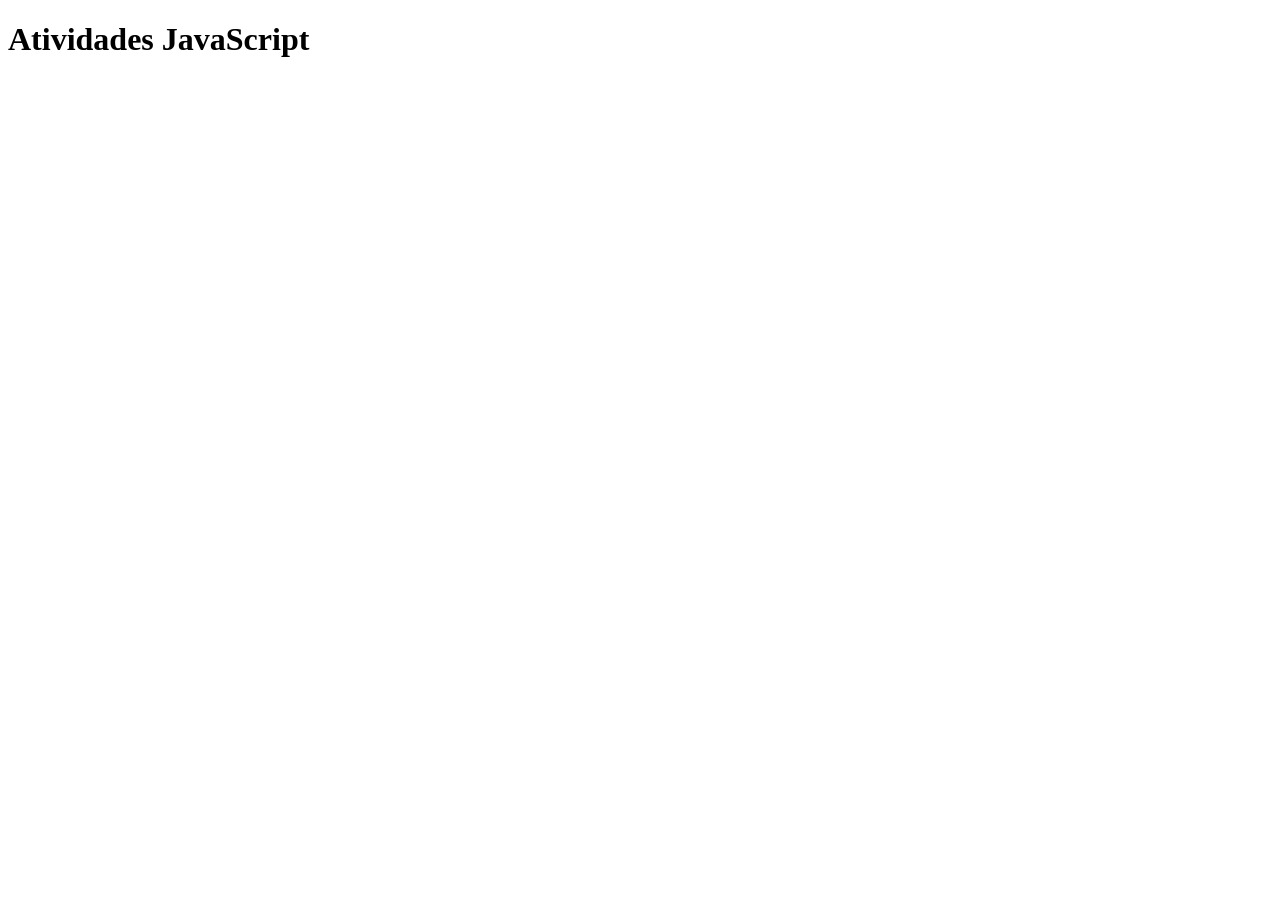
<file: Atividades/index.html>
<!DOCTYPE html>
<html lang="en">
<head>
    <meta charset="UTF-8">
    <meta name="viewport" content="width=device-width, initial-scale=1.0">
    <title>Atividades JavaScript</title>
</head>
<body>
    <h1>Atividades JavaScript</h1>

    <script src="atividades.js"></script>
</body>
</html>
</file>
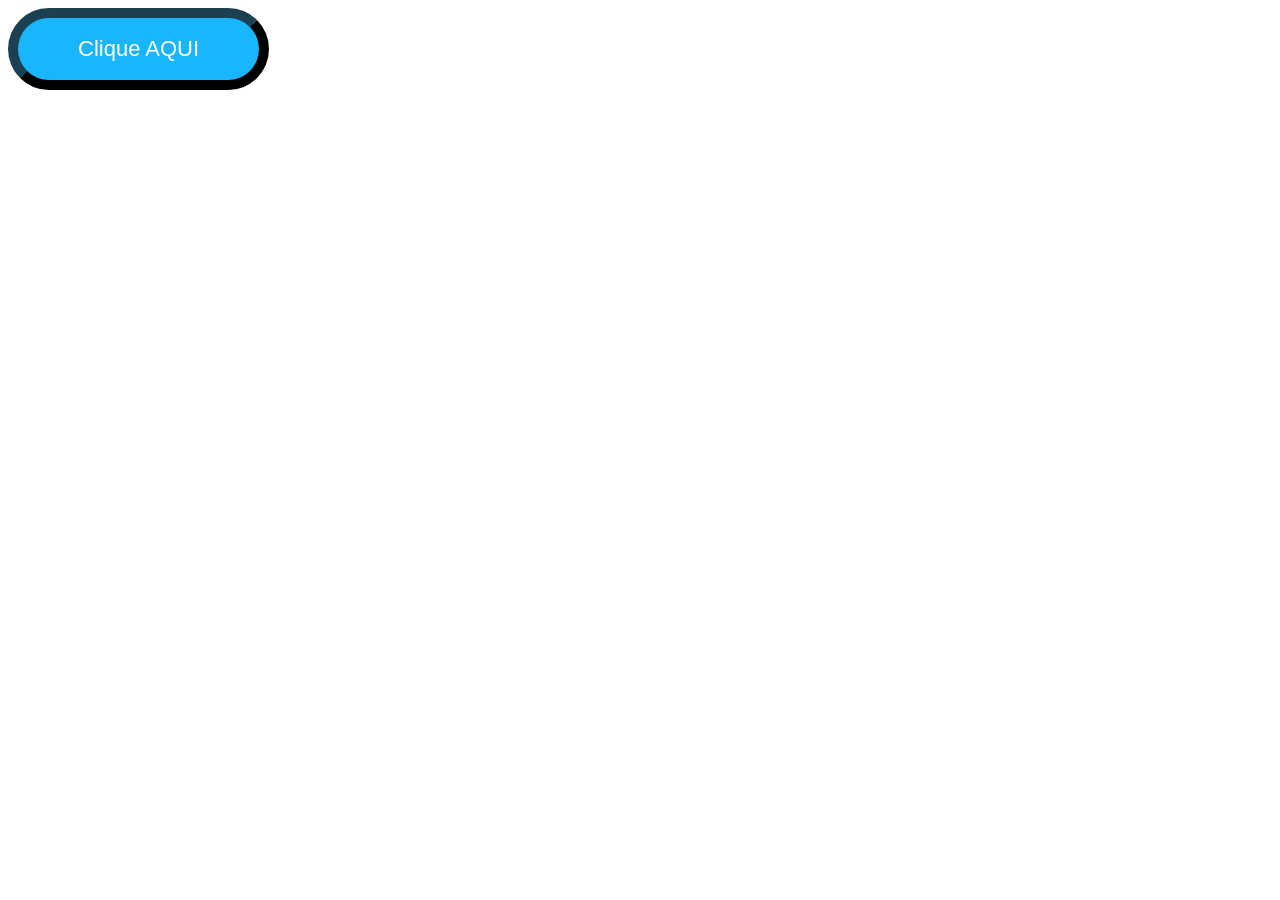
<file: DOM/index.html>
<!DOCTYPE html>
<html lang="pt-br">
<head>
    <meta charset="UTF-8">
    <meta name="viewport" content="width=device-width, initial-scale=1.0">
    <title>Document</title>
    <link rel="stylesheet" href="style.css">
</head>
<body>
    <button class="botao" id="botao">Clique AQUI</button>
    <script src="script.js"></script>
</body>
</html>
</file>
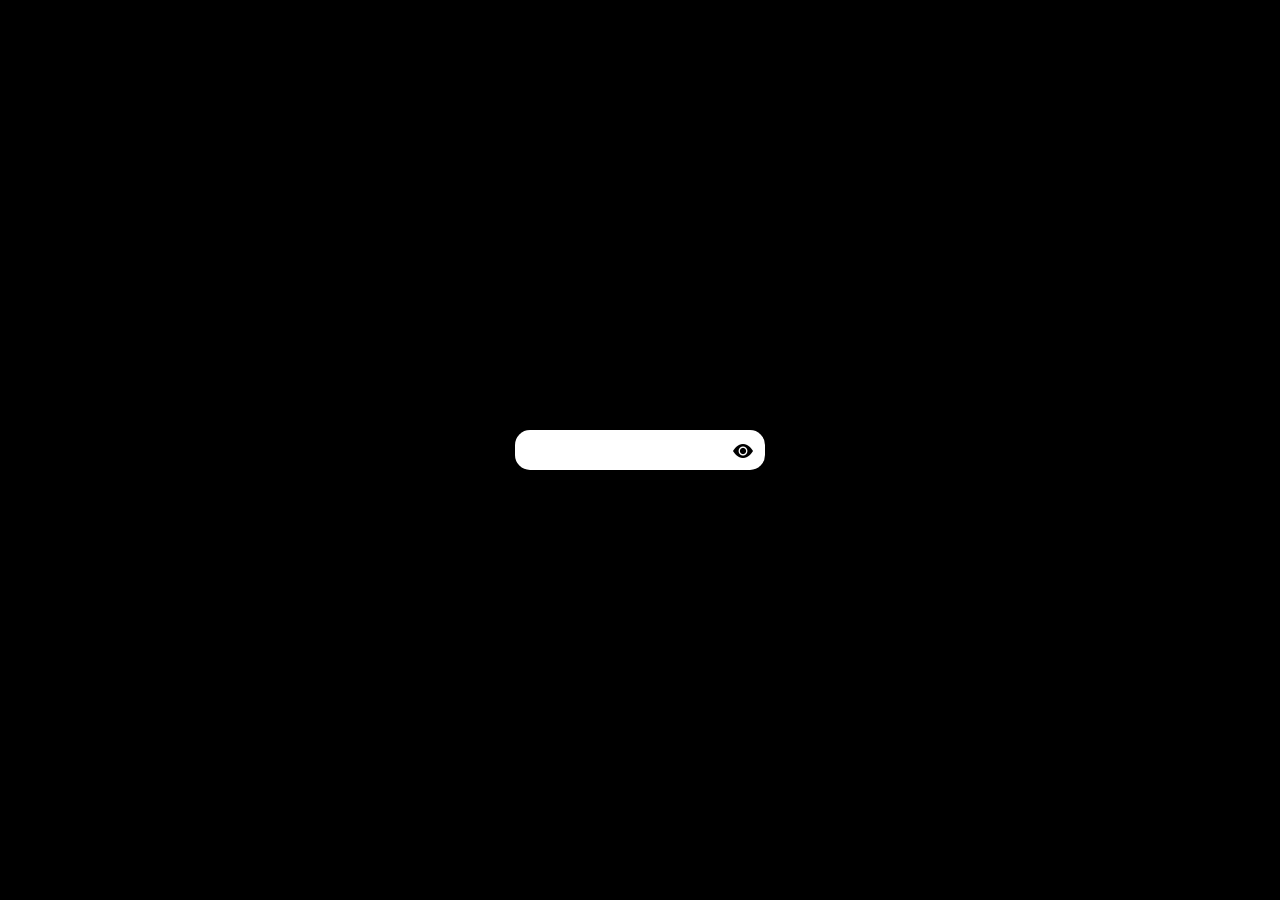
<file: Mostra-Esconde-Senha/index.html>
<!DOCTYPE html>
<html lang="pt-br">
<head>
    <meta charset="UTF-8">
    <meta name="viewport" content="width=device-width, initial-scale=1.0">
    <link rel="stylesheet" href="https://cdn.jsdelivr.net/npm/bootstrap-icons@1.13.1/font/bootstrap-icons.min.css">
    <link rel="stylesheet" href="style.css">
    <link rel="icon" type="image/png" href="img/favicon.png">
    <title>Mostrar e esconder a senha</title>
</head>
<body>
    
    <div>
        <input type="password" id="senha">
        <i class="bi bi-eye-fill olho" id="botaoSenha"></i>
    </div>

    <script src="script.js"></script>
</body>
</html>
</file>
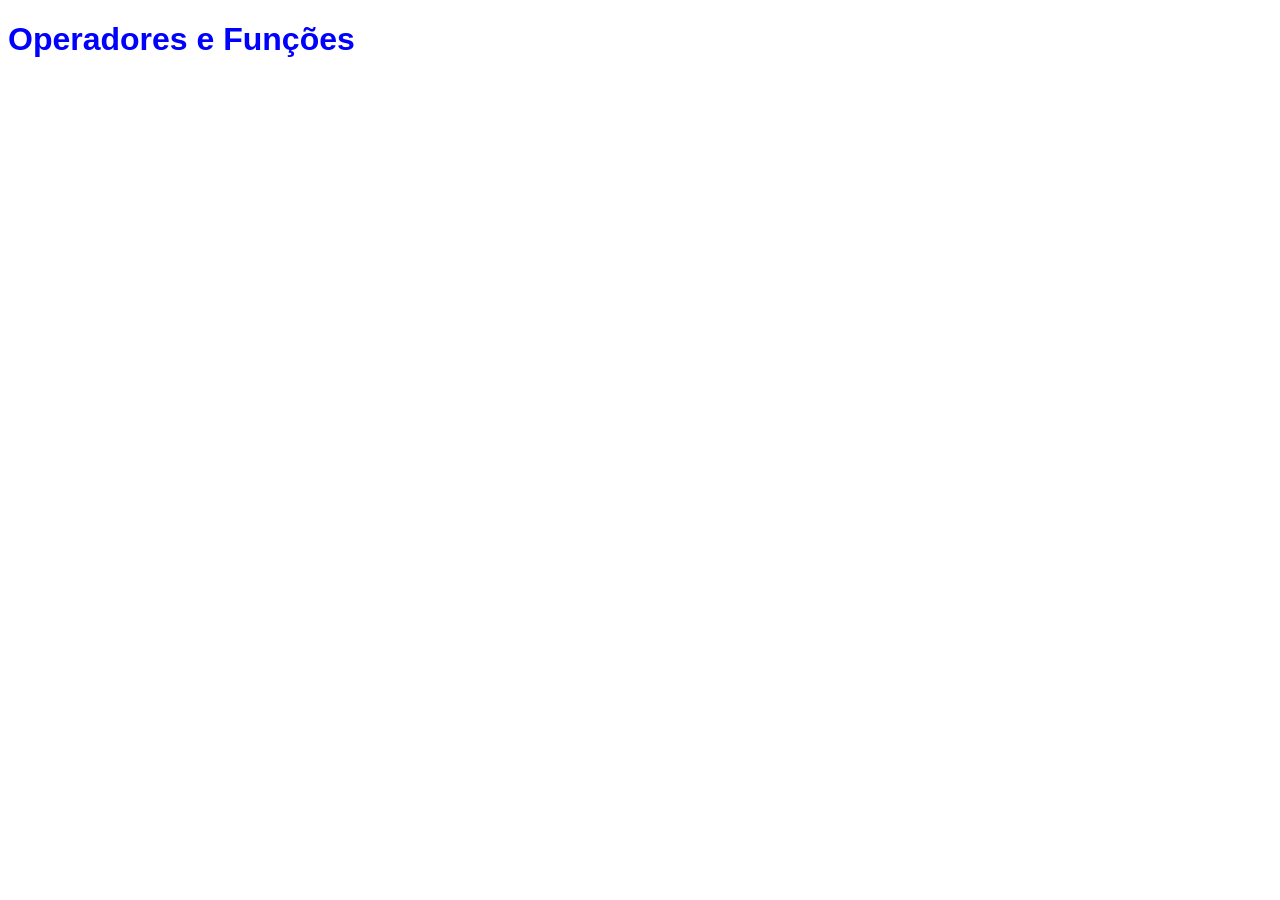
<file: Operadores e Funcoes/index.html>
<!DOCTYPE html>
<html lang="pt-br">
<head>
    <meta charset="UTF-8">
    <meta name="viewport" content="width=device-width, initial-scale=1.0">
    <title>JavaScript</title>
</head>
<body>
    <!-- <script src="script.js"></script>
    <script src="funcoes.js"></script> -->
    <script src="funcoes_nativas.js"></script>
    <h1 style="color: blue; font-family: Arial, sans-serif;">Operadores e Funções</h1>
</body>
</html>
</file>
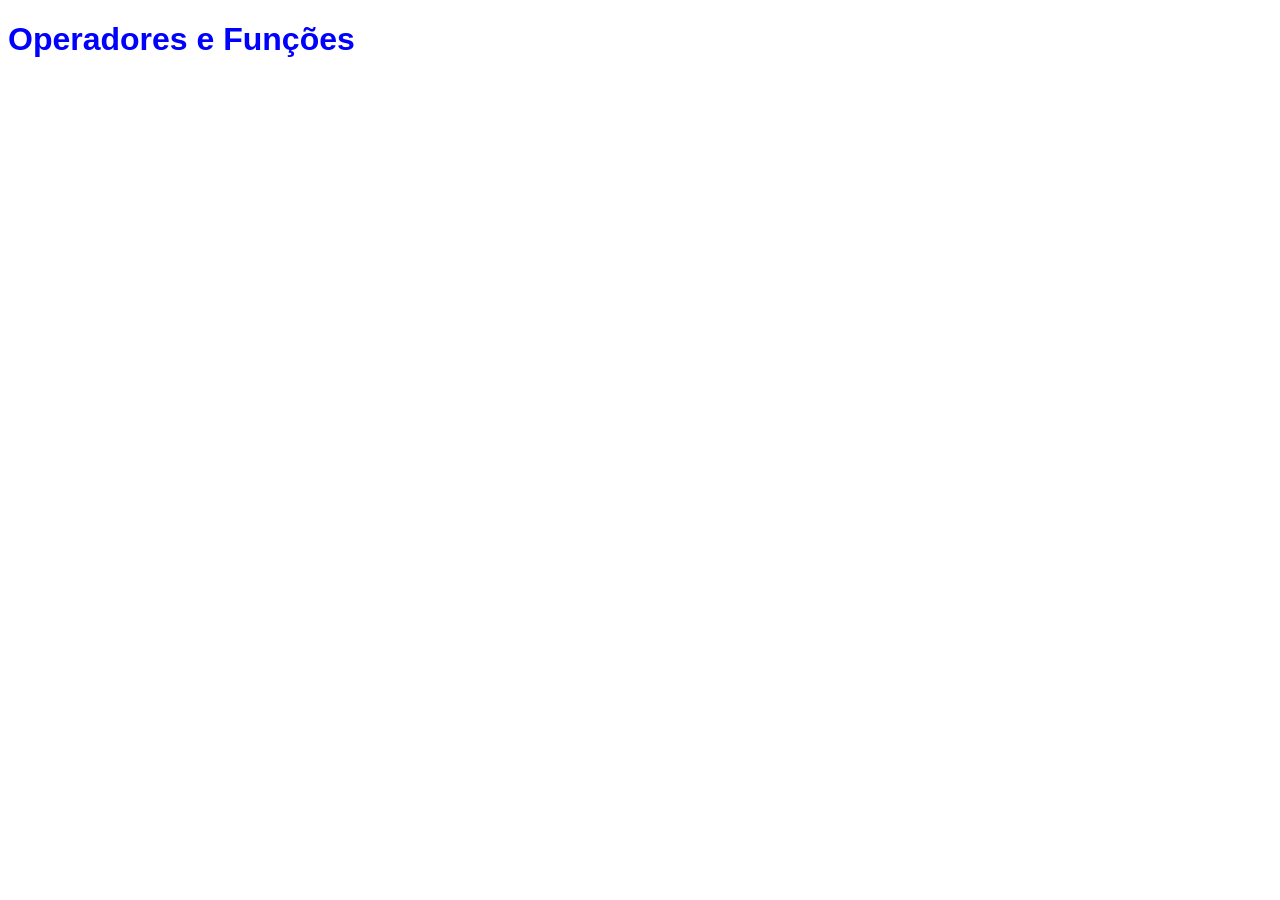
<file: Operadores e Funções/index.html>
<!DOCTYPE html>
<html lang="pt-br">
<head>
    <meta charset="UTF-8">
    <meta name="viewport" content="width=device-width, initial-scale=1.0">
    <title>JavaScript</title>
</head>
<body>
    <script src="script.js"></script>
    <script src="funcoes.js"></script>
    <h1 style="color: blue; font-family: Arial, sans-serif;">Operadores e Funções</h1>
</body>
</html>
</file>
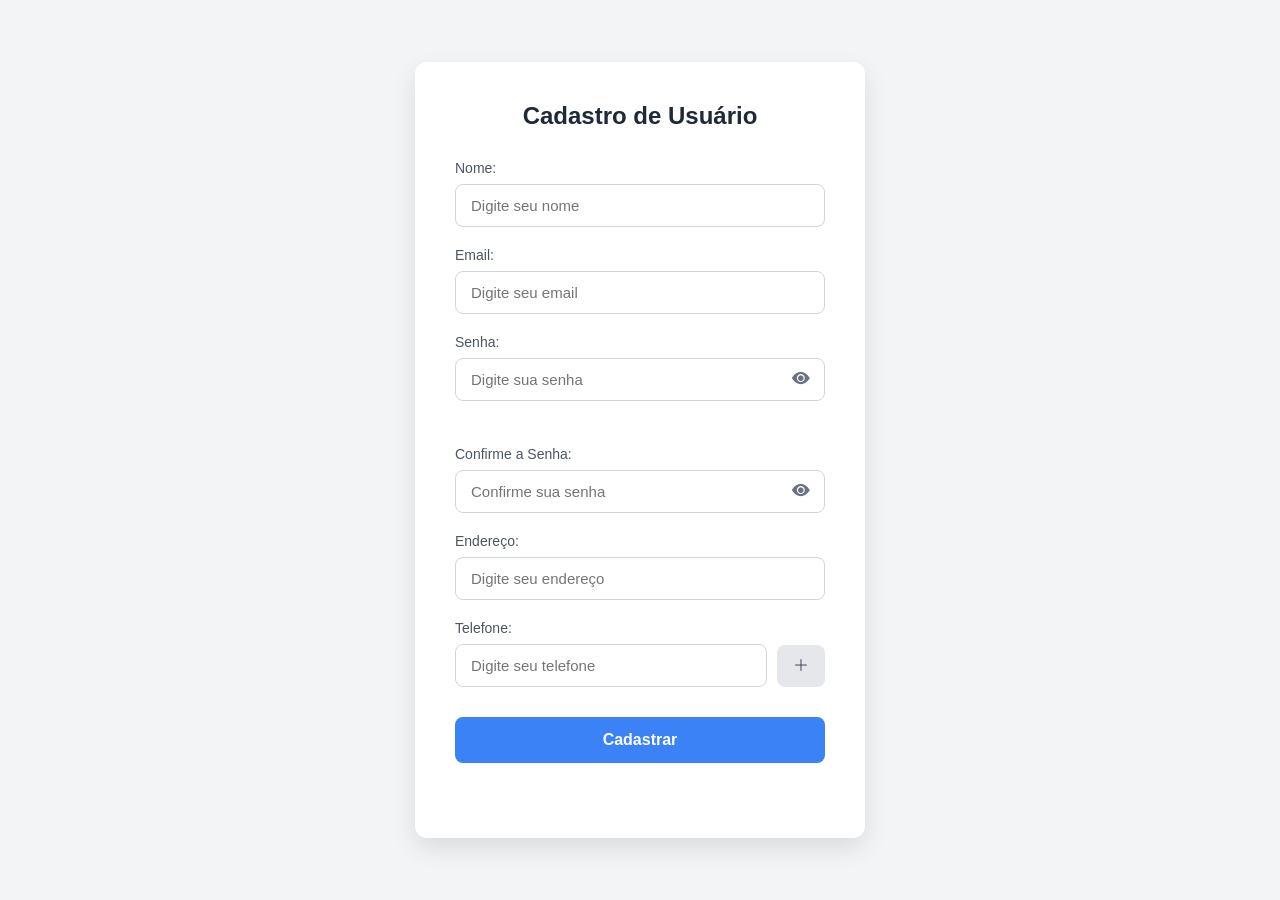
<file: DOM/Situacao-Aprendizagem/index.html>
<!DOCTYPE html>
<html lang="pt-br">
<head>
    <meta charset="UTF-8">
    <meta name="viewport" content="width=device-width, initial-scale=1.0">
    <title>Cadastro</title>
    <link rel="stylesheet" href="style.css">
    <link rel="stylesheet" href="https://cdn.jsdelivr.net/npm/bootstrap-icons@1.11.3/font/bootstrap-icons.min.css">
</head>
<body>

    <div class="form-container">
        <h2>Cadastro de Usuário</h2>
        <form>
            
            <div class="input-group">
                <label for="nome">Nome:</label>
                <input type="text" id="nome" placeholder="Digite seu nome">
            </div>

            <div class="input-group">
                <label for="email">Email:</label>
                <input type="text" id="email" placeholder="Digite seu email">
            </div>

            <div class="input-group">
                <label for="senha">Senha:</label>
                <div class="senha-container input-com-icone">
                    <input type="password" id="senha" placeholder="Digite sua senha">
                    <i id="botaoSenha" class="bi bi-eye-fill" title="Mostrar senha"></i>
                </div>
                <p id="mensagem_senha"></p>
            </div>
            
            <div class="input-group">
                <label for="confirmarSenha">Confirme a Senha:</label>
                <div class="confirmar-senha-container input-com-icone">
                    <input type="password" id="confirmarSenha" placeholder="Confirme sua senha">
                    <i id="botaoConfirmarSenha" class="bi bi-eye-fill" title="Mostrar senha"></i>
                </div>
            </div>

            <div class="input-group">
                <label for="endereco">Endereço:</label>
                <input type="text" id="endereco" placeholder="Digite seu endereço">
            </div>

            <div class="input-group">
                <label for="telefone">Telefone:</label>
                <div class="telefone-container input-com-botao">
                    <input type="text" id="telefone" placeholder="Digite seu telefone">
                    <button type="button" id="addnumero" class="btn-adicionar"><i class="bi bi-plus-lg"></i></button>
                </div>
                <ul id="lista-numeros"></ul>
            </div>

            <button type="button" id="cadastrar">Cadastrar</button>

            <p id="mensagem"></p>

        </form>
    </div>

    <script src="script.js"></script>
</body>
</html>
</file>
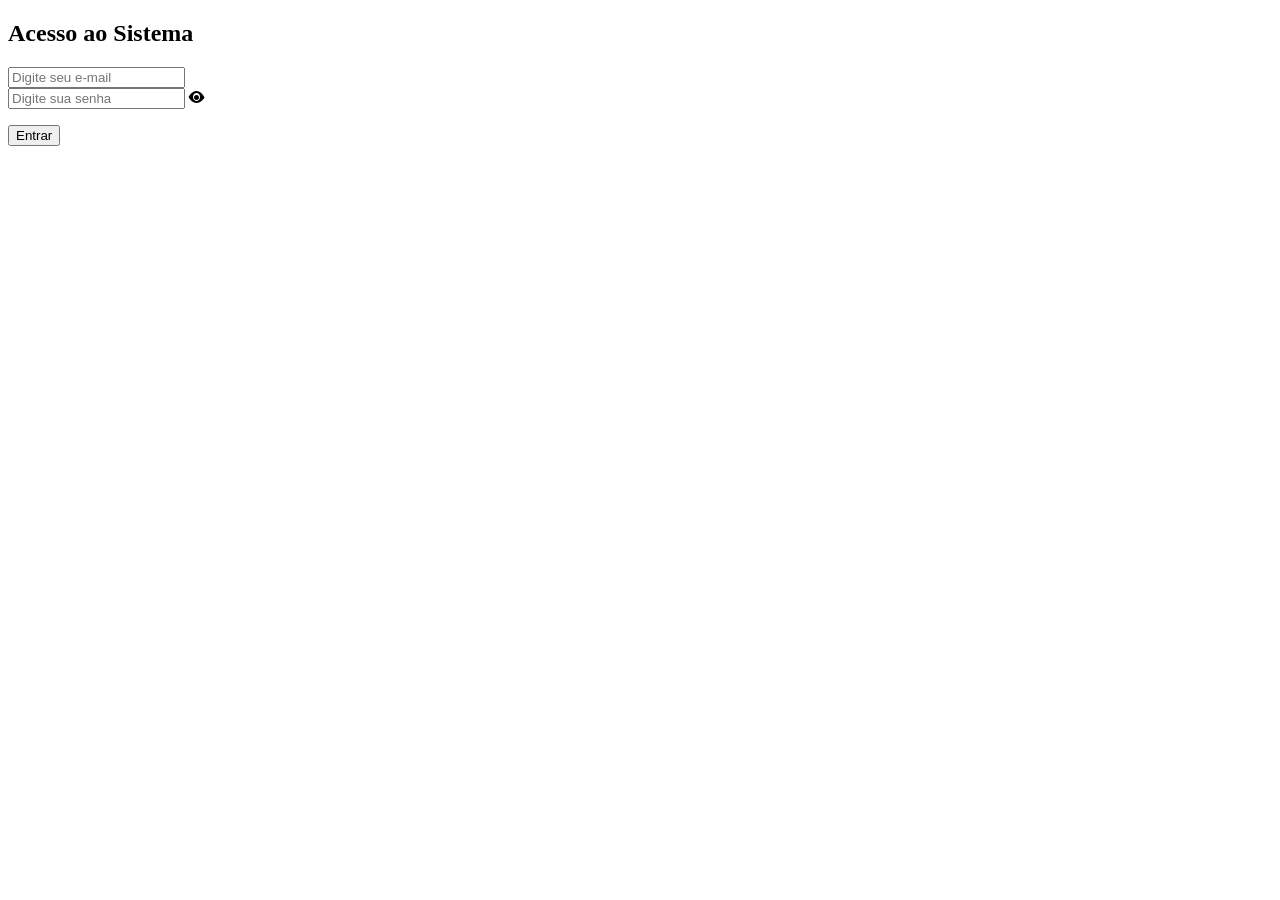
<file: DOM/validacao-simples/index.html>
<!DOCTYPE html>
<html lang="pt-br">
<head>
    <meta charset="UTF-8">
    <meta name="viewport" content="width=device-width, initial-scale=1.0">
    <title>Validação Simples</title>
    <!-- <link rel="stylesheet" href="style.css"> -->
    <link rel="stylesheet" href="https://cdn.jsdelivr.net/npm/bootstrap-icons@1.11.3/font/bootstrap-icons.min.css">
</head>
<body>
    <div class="login-card">
        <h2>Acesso ao Sistema</h2>
        
        <input type="text" id="e-mail" placeholder="Digite seu e-mail">
        
        <div class="senha-container">
            <input type="password" id="senha" placeholder="Digite sua senha">
            <i id="botaoSenha" class="bi bi-eye-fill" title="Mostrar senha"></i>
        </div>
        
        <p id="mensagem-senha"></p>
        
        <button type="button" id="botao-validar">Entrar</button>
    </div>

    <script src="script.js"></script>
</body>
</html>
</file>
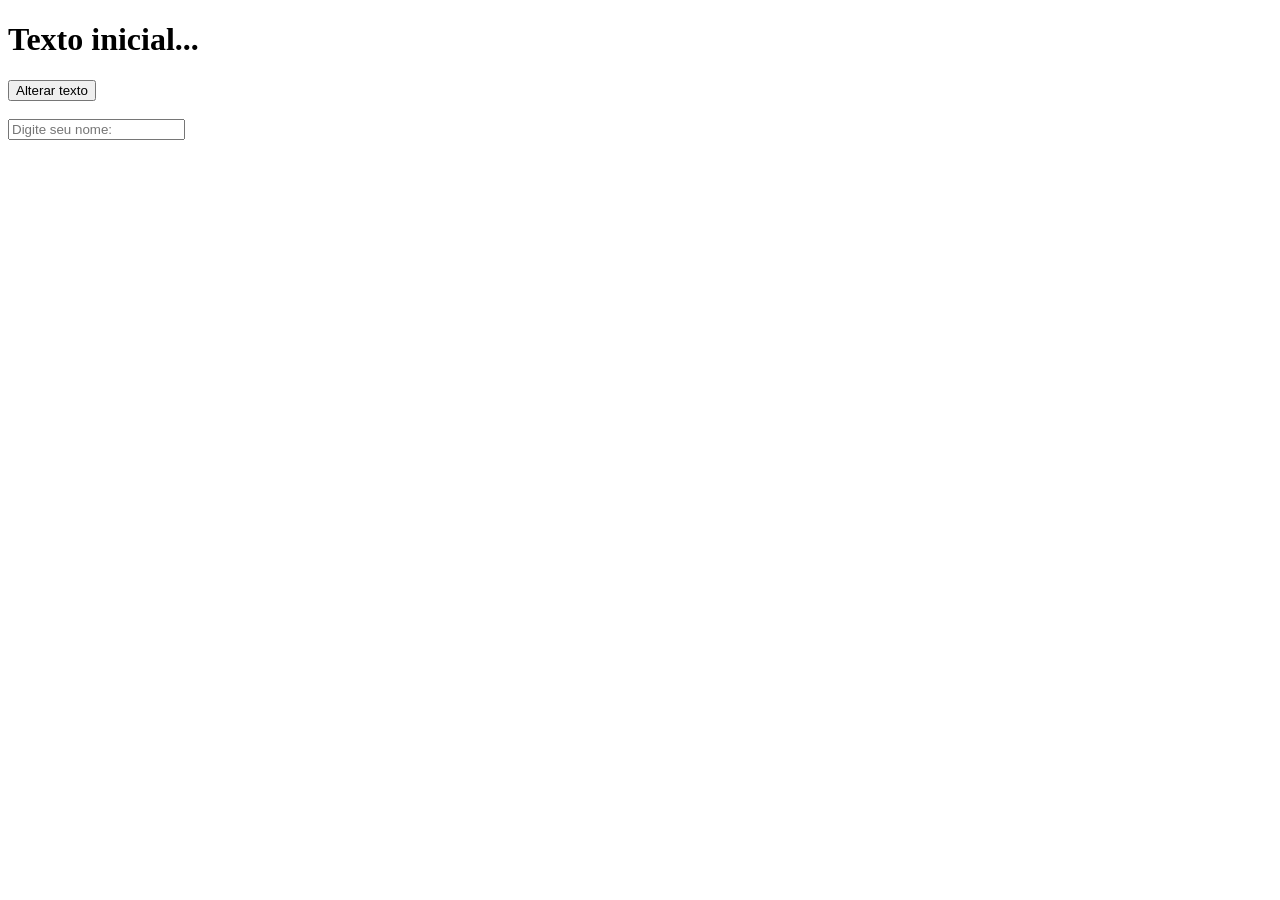
<file: DOM/eventos.html>
<!DOCTYPE html>
<html lang="pt-br">
<head>
    <meta charset="UTF-8">
    <meta name="viewport" content="width=device-width, initial-scale=1.0">
    <title>Eventos DOM</title>
</head>
<body>
    <h1 class="texto">Texto inicial...</h1>
    <button id="botao">Alterar texto</button>
    <br><br>
    <input type="text" id="nome" placeholder="Digite seu nome:">
    <p id="resultado"></p>
    <script src="eventos.js"></script>
</body>
</html>
</file>
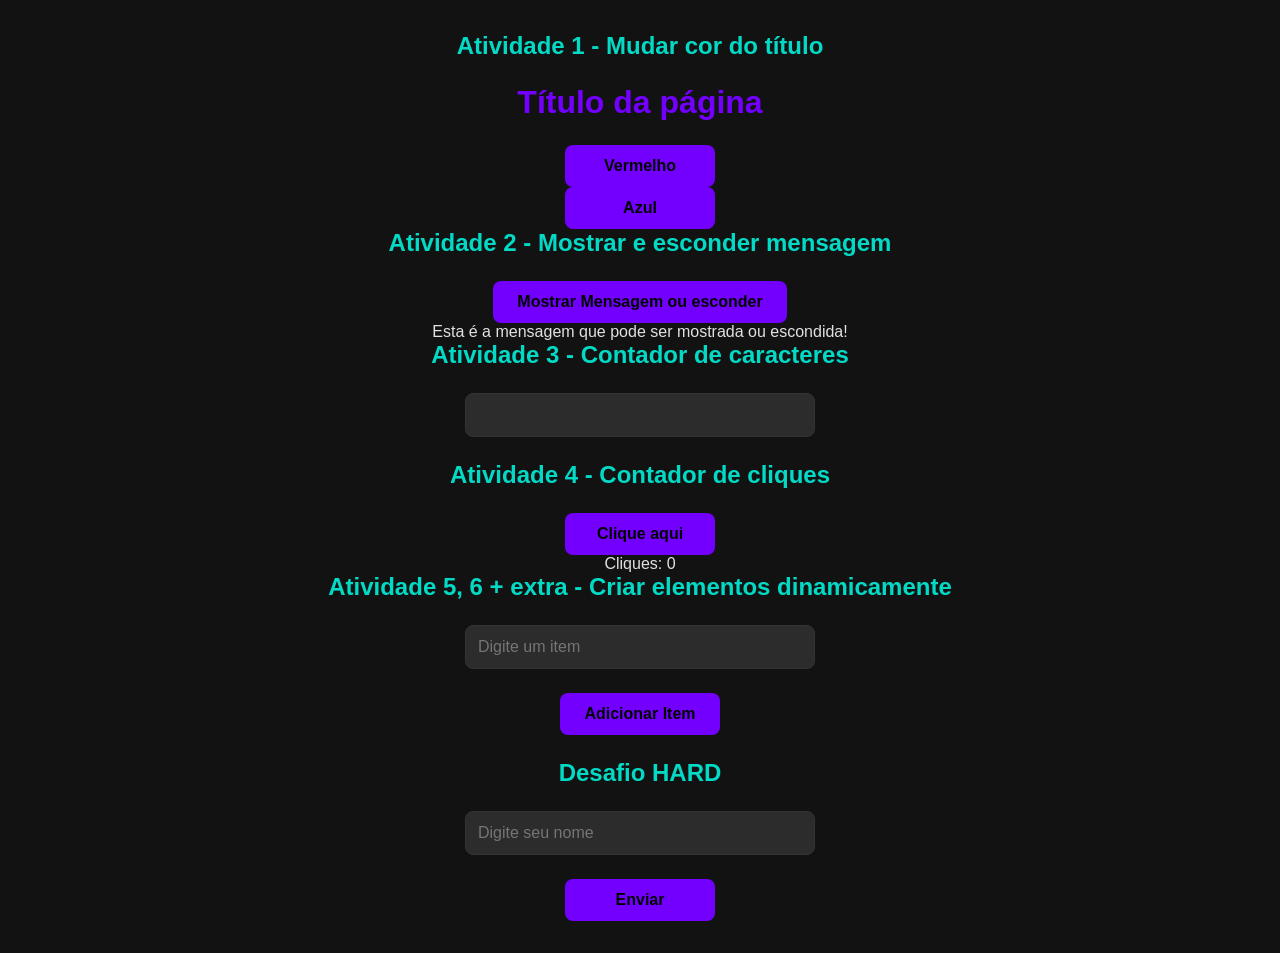
<file: DOM/atividades/atividades.html>
<!DOCTYPE html>
<html lang="pt-br">
<head>
    <meta charset="UTF-8">
    <meta name="viewport" content="width=device-width, initial-scale=1.0">
    <title>Atividades DOM</title>
    <link rel="stylesheet" href="atividades.css">
</head>
<body>
    <h2>Atividade 1 - Mudar cor do título</h2> 
    <h1 id="titulo">Título da página</h1>
    <button id="vermelho">Vermelho</button>
    <button id="azul">Azul</button>

    <h2>Atividade 2 - Mostrar e esconder mensagem</h2>
    <button id="mostrar">Mostrar Mensagem ou esconder</button>
    <p id="mensagem">Esta é a mensagem que pode ser mostrada ou escondida!</p>

    <h2>Atividade 3 - Contador de caracteres</h2>
    <input type="text" id="entrada">
    <p id="contador"></p>

    <h2>Atividade 4 - Contador de cliques</h2>
    <button id="clique">Clique aqui</button>
    <p id="contadorCliques">Cliques: 0</p>

    <h2>Atividade 5, 6 + extra - Criar elementos dinamicamente</h2>
    <input type="text" id="inputItem" placeholder="Digite um item">
    <button id="botaoItem">Adicionar Item</button>
    <ul id="listaItens"></ul>

    <h2>Desafio HARD </h2> <!--input pra o usuario digitar o nome; botao "enviar"; paragrafo pra exibir a mensagem;-->
    <input type="text" id="inputNome" placeholder="Digite seu nome">
    <button id="botaoEnviar">Enviar</button>
    <p id="mensagemSaudacao"></p>


    <script src="atividades.js"></script>
</body>
</html>
</file>
<file: DOM/style.css>
.botao {
    background-color: #19B5FF;
    color: white;
    border-color: #1A4052;
    border-radius: 50px;
    border-width: 10px;
    padding: 18px 60px;
    font-size: 22px;
    cursor: pointer;
}
</file>
<file: Mostra-Esconde-Senha/style.css>
* {
    margin: 0;
    padding: 0;
    box-sizing: border-box;
}

body {
    display: flex;
    align-items: center;
    justify-content: center;
    height: 100vh;
    background-color: rgb(0, 0, 0);
}

div {
    position: relative;
}

input {
    width: 250px;
    line-height: 40px;
    border: 0;
    outline: 0;
    font-size: 20px;
    padding: 0px 20px 0px 20px;
    border-radius: 15px;
}

.olho {
    font-size: 20px;
    cursor: pointer;
    position: absolute;
    right: 5%;
    top: 25%;
}
</file>
<file: DOM/Situacao-Aprendizagem/style.css>
/* Reset básico para garantir que fique igual em todo navegador */
* {
    margin: 0;
    padding: 0;
    box-sizing: border-box; /* Garante que padding não aumente o tamanho total dos elementos */
    font-family: 'Segoe UI', Tahoma, Geneva, Verdana, sans-serif;
}

body {
    background-color: #f3f4f6; /* Cinza bem claro */
    /* Uso do Flexbox para centralizar a tela inteira tanto verticalmente quanto horizontalmente */
    display: flex;
    justify-content: center;
    align-items: center;
    min-height: 100vh; /* Ocupa 100% da altura da janela visível */
    padding: 20px;
}

/* Container do Formulário (O "Cartão") */
.form-container {
    background-color: #ffffff;
    padding: 40px;
    border-radius: 12px; /* Borda arredondada */
    box-shadow: 0 10px 25px rgba(0, 0, 0, 0.1); /* Sombra suave para dar efeito de profundidade */
    width: 100%;
    max-width: 450px; /* Impede que o formulário fique muito largo em telas grandes */
}

h2 {
    text-align: center;
    color: #1f2937;
    margin-bottom: 30px;
    font-size: 24px;
}

/* Agrupamento de cada campo (separa os blocos de input) */
.input-group {
    margin-bottom: 20px;
}

/* Estilo do texto que fica acima dos inputs (ex: "Nome:") */
label {
    display: block; /* Faz o label ocupar a linha inteira, jogando o input pra baixo */
    margin-bottom: 8px;
    color: #4b5563;
    font-weight: 500;
    font-size: 14px;
}

/* Estilo padrão dos inputs */
input[type="text"],
input[type="password"] {
    width: 100%;
    padding: 12px 15px;
    border: 1px solid #d1d5db;
    border-radius: 8px;
    outline: none; /* Remove aquela borda preta padrão que os navegadores colocam ao clicar */
    font-size: 15px;
    transition: border-color 0.3s, box-shadow 0.3s; /* Transição suave na hora de clicar no input */
}

/* Estilo aplicado quando o usuário clica dentro do campo (foco) */
input:focus {
    border-color: #3b82f6; /* Azul moderno no foco */
    box-shadow: 0 0 0 3px rgba(59, 130, 246, 0.2);
}

/* Configuração para os campos com ícones/botões juntos */
.input-com-icone,
.input-com-botao {
    position: relative; /* Necessário para posicionar o ícone de forma absoluta sem sair da caixa do input */
    display: flex;
    align-items: center;
}

/* Ícones do Bootstrap (olho da senha) */
.input-com-icone i {
    position: absolute; /* Fixa o ícone relativo ao seu container (.input-com-icone) */
    right: 15px; /* Mantém o ícone grudado na direita do input */
    cursor: pointer; /* Muda o ponteiro do mouse para a mãozinha */
    color: #6b7280;
    font-size: 18px;
    transition: color 0.2s;
}

.input-com-icone i:hover {
    color: #3b82f6; /* Muda de cor quando passa o mouse por cima */
}

/* Mensagens do sistema (Força da senha e erros de validação) */
#mensagem_senha,
#mensagem {
    font-size: 13px;
    margin-top: 5px;
    font-weight: 500;
    min-height: 20px; /* Evita que o layout "pule" ou empurre as coisas pra baixo quando a mensagem aparece */
}

#mensagem {
    text-align: center;
    margin-top: 15px;
}

/* Botão de adicionar telefone (+) */
.btn-adicionar {
    margin-left: 10px;
    padding: 12px 16px;
    background-color: #e5e7eb;
    color: #374151;
    border: none;
    border-radius: 8px;
    cursor: pointer;
    font-size: 16px;
    transition: background-color 0.2s;
}

.btn-adicionar:hover {
    background-color: #d1d5db;
}

/* Lista de telefones dinâmicos */
#lista-numeros {
    list-style: none; /* Remove as bolinhas padrão das listas (<ul>) */
    margin-top: 15px;
}

#lista-numeros li {
    display: flex; /* Mantém o input extra e o botão de remover lado a lado */
    align-items: center;
    margin-bottom: 10px;
}

/* Campo extra de telefone adicionado dinamicamente */
.input-telefone-extra {
    flex-grow: 1; /* Faz o campo extra crescer e ocupar todo o espaço restante disponível na linha */
}

/* Botão de remover o telefone extra (Lixeira) */
.btn-remover {
    margin-left: 10px;
    padding: 10px 14px;
    background-color: #fee2e2;
    color: #ef4444;
    border: none;
    border-radius: 8px;
    cursor: pointer;
    transition: background-color 0.2s;
}

.btn-remover:hover {
    background-color: #fca5a5;
}

/* Botão principal de Cadastro */
#cadastrar {
    width: 100%;
    padding: 14px;
    background-color: #3b82f6; /* Azul bonito */
    color: white;
    border: none;
    border-radius: 8px;
    font-size: 16px;
    font-weight: bold;
    cursor: pointer;
    margin-top: 10px;
    transition: background-color 0.3s, transform 0.1s;
}

#cadastrar:hover {
    background-color: #2563eb; /* Azul mais escuro no hover */
}

/* Estilo para quando o botão é efetivamente clicado (pressionado) */
#cadastrar:active {
    transform: scale(0.98); /* Efeito de clique (dá uma leve "encolhida") */
}
</file>
<file: DOM/validacao-simples/style.css>
@import url('https://fonts.googleapis.com/css2?family=Inter:wght@400;500;600&display=swap');

* {
    margin: 0;
    padding: 0;
    box-sizing: border-box;
    font-family: 'Inter', sans-serif;
}

body {
    background: linear-gradient(135deg, #0a192f 0%, #020c1b 100%);
    min-height: 100vh;
    display: flex;
    align-items: center;
    justify-content: center;
    color: #e6f1ff;
}

/* O cartão de login flutuante */
.login-card {
    background-color: #112240;
    padding: 40px 30px;
    border-radius: 12px;
    box-shadow: 0 10px 30px rgba(0, 0, 0, 0.5);
    display: flex;
    flex-direction: column;
    align-items: center;
    width: 100%;
    max-width: 380px;
}

/* Título do cartão */
.login-card h2 {
    margin-bottom: 25px;
    color: #e6f1ff;
    font-weight: 600;
}

/* Inputs dinâmicos */
input[type="text"],
input[type="password"] {
    width: 100%;
    padding: 15px 20px;
    background-color: #0a192f;
    border: 2px solid #233554;
    border-radius: 8px;
    color: #e6f1ff;
    font-size: 16px;
    outline: none;
    transition: all 0.3s ease;
    margin-bottom: 15px;
}

input[type="text"]:focus,
input[type="password"]:focus {
    border-color: #3b82f6;
    box-shadow: 0 0 10px rgba(59, 130, 246, 0.3);
}

input::placeholder {
    color: #8892b0;
}

/* --- CORREÇÃO DO AUTOFILL (Evita o fundo branco no Chrome) --- */
input:-webkit-autofill,
input:-webkit-autofill:hover, 
input:-webkit-autofill:focus, 
input:-webkit-autofill:active {
    -webkit-box-shadow: 0 0 0 30px #0a192f inset !important;
    -webkit-text-fill-color: #e6f1ff !important;
    transition: background-color 5000s ease-in-out 0s;
}

.senha-container {
    position: relative;
    width: 100%;
}

.senha-container input {
    margin-bottom: 0; /* Tira a margem para não atrapalhar a mensagem de erro */
    padding-right: 45px; /* Abre espaço para o ícone não ficar por cima do texto */
}

/* Posiciona o ícone do Bootstrap Icons */
#botaoSenha {
    position: absolute;
    right: 15px;
    top: 50%;
    transform: translateY(-50%);
    cursor: pointer;
    color: #8892b0;
    font-size: 20px;
    transition: color 0.3s ease;
}

#botaoSenha:hover {
    color: #3b82f6; 
}

/* Mensagem de validação */
#mensagem-senha {
    font-size: 14px;
    font-weight: 600;
    width: 100%;
    text-align: left;
    margin-top: 10px; /* Ajustado para dar espaço entre o container da senha e a mensagem */
    margin-bottom: 15px;
    min-height: 20px;
    transition: color 0.3s ease;
}

/* Botão ajustado */
button {
    width: 100%;
    padding: 15px;
    background-color: #2563eb;
    color: #ffffff;
    border: none;
    border-radius: 8px;
    font-size: 16px;
    font-weight: 600;
    cursor: pointer;
    transition: background-color 0.3s ease, transform 0.1s ease;
    box-shadow: 0 4px 6px rgba(0, 0, 0, 0.3);
}

button:hover {
    background-color: #1d4ed8;
}

button:active {
    transform: scale(0.97);
}
</file>
<file: DOM/atividades/atividades.css>
.oculto {
    display: none;
}

/* Variáveis de cores para facilitar mudanças */
:root {
    --bg-color: #121212;
    --surface-color: #1e1e1e;
    --cor-primaria: #7300ff;
    --cor-secundaria: #03dac6;
    --texto-principal: #e1e1e1;
    --texto-secundario: #a0a0a0;
    --cor-borda: #333333;
}

* {
    margin: 0;
    padding: 0;
    box-sizing: border-box;
    font-family: 'Inter', -apple-system, BlinkMacSystemFont, "Segoe UI", Roboto, sans-serif;
}

body {
    background-color: var(--bg-color);
    color: var(--texto-principal);
    display: flex;
    flex-direction: column;
    align-items: center;
    padding: 2rem;
    min-height: 100vh;
}

/* Container principal para as atividades */
main, .container {
    background-color: var(--surface-color);
    padding: 2rem;
    border-radius: 12px;
    box-shadow: 0 8px 30px rgba(0, 0, 0, 0.5);
    width: 100%;
    max-width: 600px;
    border: 1px solid var(--cor-borda);
}

h1, h3 {
    margin-bottom: 1.5rem;
    color: var(--cor-primaria);
    font-weight: 600;
    text-align: center;
}

h2 {
    margin-bottom: 1.5rem;
    color: var(--cor-secundaria);
    font-weight: 600;
    text-align: center;
}

/* Estilização de Inputs, Textareas e Selects */
input, textarea, select {
    display: block; /* Garante que fiquem um embaixo do outro */
    width: 100%;
    max-width: 350px; /* Define um limite de largura */
    margin: 0 auto 1.5rem auto; /* Centraliza horizontalmente e dá espaço embaixo */
    padding: 12px;
    background-color: #2c2c2c;
    border: 1px solid var(--cor-borda);
    border-radius: 8px;
    color: white;
    font-size: 1rem;
    outline: none;
    transition: border 0.3s ease;
}

input:focus {
    border-color: var(--cor-primaria);
}

/* Botões Modernos e Ajustados */
button {
    display: block;
    width: fit-content; /* Ocupa apenas o espaço do texto */
    min-width: 150px; /* Garante que não fique pequeno demais */
    margin: 0 auto; /* Centraliza o botão */
    padding: 12px 24px;
    background-color: var(--cor-primaria);
    color: #000;
    border: none;
    border-radius: 8px;
    font-weight: bold;
    cursor: pointer;
    font-size: 1rem;
    transition: transform 0.2s, opacity 0.2s, background-color 0.3s;
}

button:hover {
    opacity: 0.9;
    transform: translateY(-2px);
    background-color: var(--cor-secundaria); /* Muda de cor levemente no hover */
}

button:active {
    transform: translateY(0);
}

/* Listas (comuns em atividades de "To-Do List") */
ul {
    list-style: none;
    margin-top: 1.5rem;
}

li {
    background-color: #2c2c2c;
    padding: 10px 15px;
    margin-bottom: 8px;
    border-radius: 6px;
    display: flex;
    justify-content: space-between;
    align-items: center;
    border-left: 4px solid var(--cor-secundaria);
}

/* Labels e textos secundários */
label {
    display: block;
    margin-bottom: 8px;
    font-size: 0.9rem;
    color: var(--texto-secundario);
}
</file>
